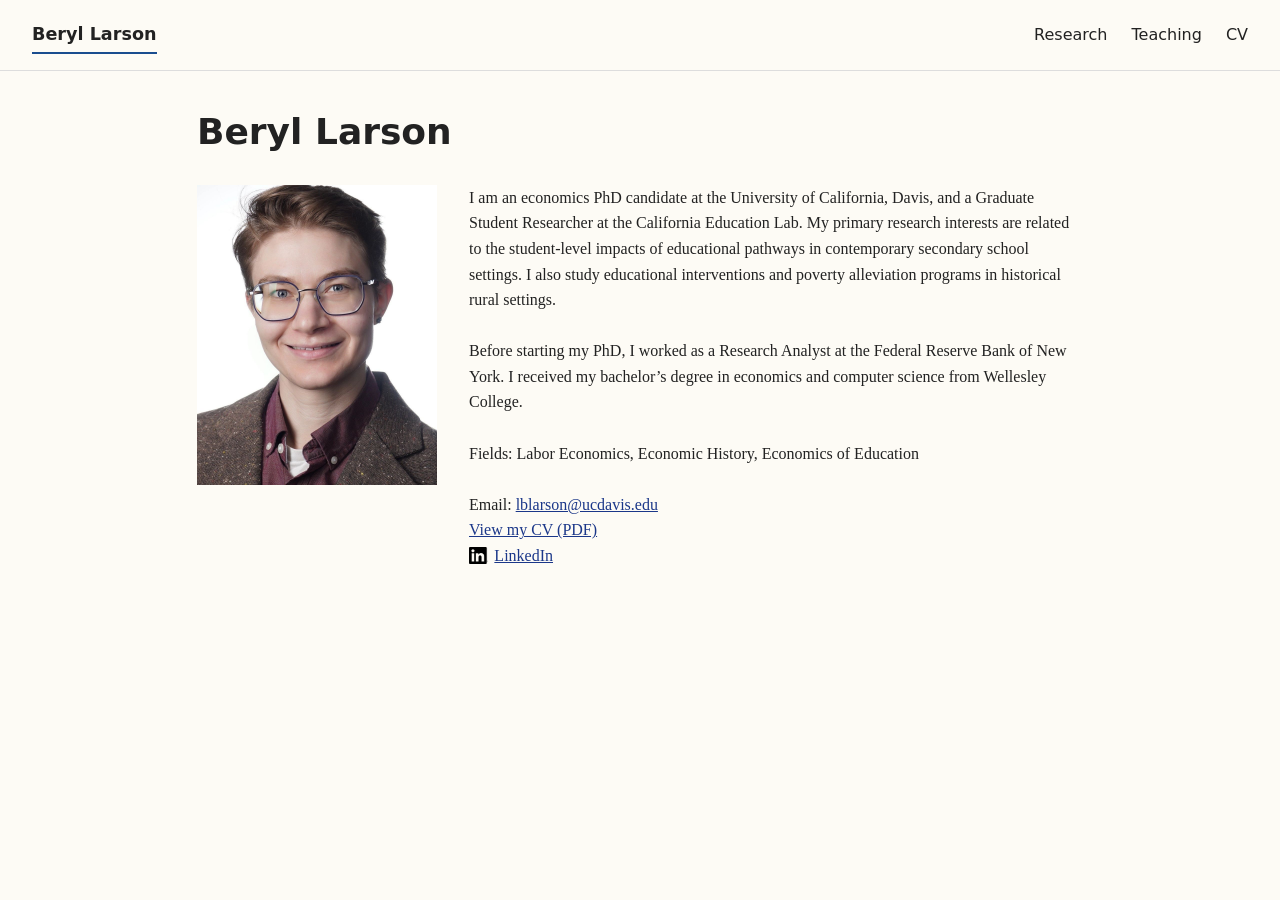
<file: index.html>
<!DOCTYPE html>
<html lang="en">
<head>
  <meta charset="UTF-8">
  <meta name="viewport" content="width=device-width, initial-scale=1.0">
  <title>Beryl Larson</title>
  <link rel="stylesheet" href="style.css">
</head>
<body>
  <nav class="navbar">
    <a class="nav-home" href="index.html" aria-current="page">Beryl Larson</a>
    <ul class="nav-links">
      <li><a href="research.html">Research</a></li>
      <li><a href="teaching.html">Teaching</a></li>
      <li><a href="cv.html">CV</a></li>
    </ul>
  </nav>

  <main class="home">
    <h1>Beryl Larson</h1>

    <section class="intro">
      <img src="beryl_larson.jpg" alt="Photo of Beryl Larson">
      <p>
        I am an economics PhD candidate at the University of California, Davis, and a Graduate Student Researcher at the California Education Lab.
        My primary research interests are related to the student-level impacts of educational pathways
        in contemporary secondary school settings. I also study educational interventions and poverty
        alleviation programs in historical rural settings.
        <br>
        <br>
        Before starting my PhD, I worked as a Research Analyst at the Federal Reserve Bank of New York. I received my bachelor’s degree in economics and computer science from Wellesley College. 
        <br>
        <br>
        Fields: Labor Economics, Economic History, Economics of Education
        <br>
        <br>
        Email: <a href="mailto:lblarson@ucdavis.edu">lblarson@ucdavis.edu</a>
        <br>
        <a href="Beryl_Larson_CV.pdf">View my CV (PDF)</a>
        <br>
        <a href="https://www.linkedin.com/in/beryl-larson-022817143" target="_blank" rel="noopener noreferrer"><img class="linkedin-icon" src="InBug-Black.png" alt="">LinkedIn</a>
      </p>
    </section>
  </main>
</body>
</html>
</file>
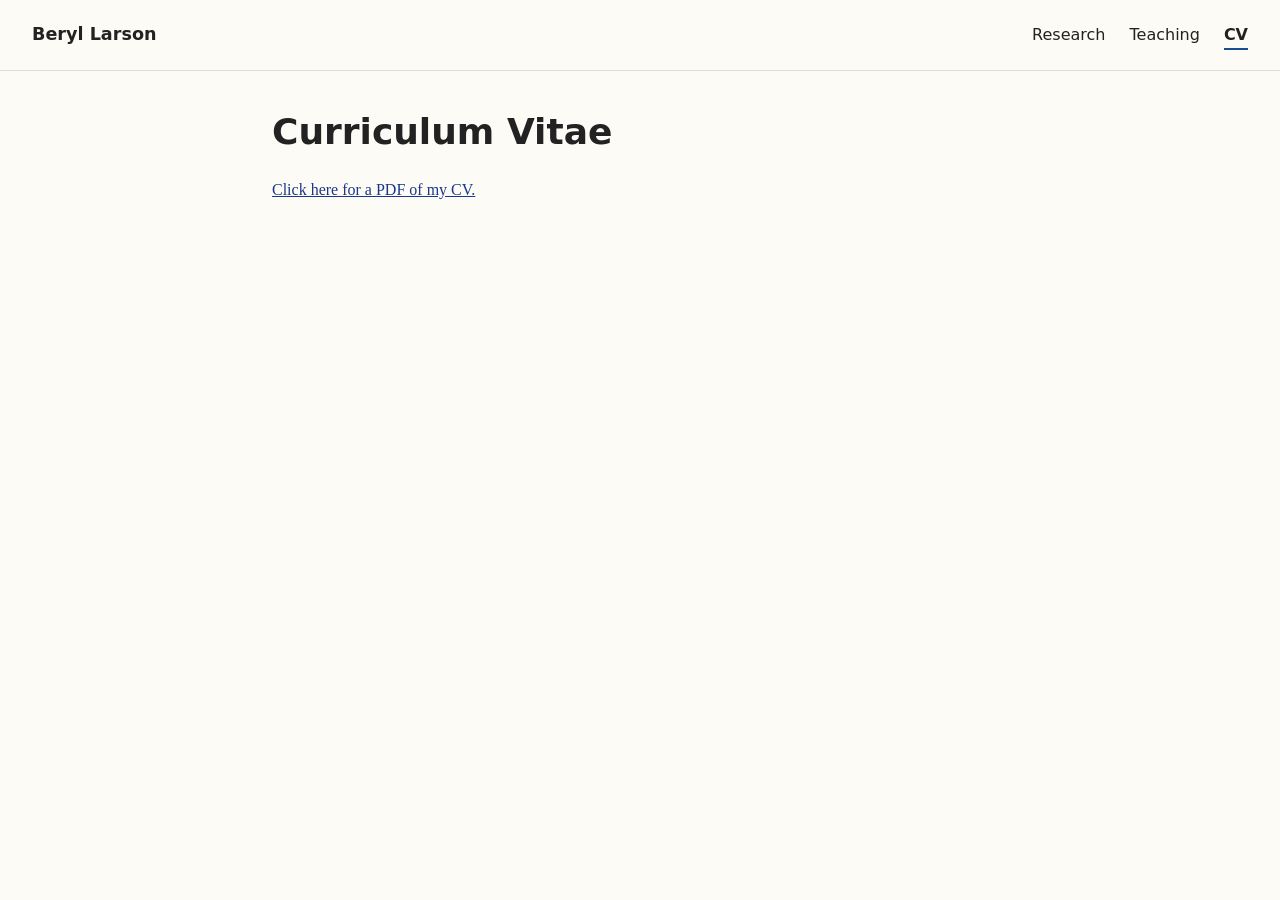
<file: cv.html>
<!DOCTYPE html>
<html lang="en">
<head>
  <meta charset="UTF-8">
  <meta name="viewport" content="width=device-width, initial-scale=1.0">
  <title>Beryl Larson | CV</title>
  <link rel="stylesheet" href="style.css">
</head>
<body>
  <nav class="navbar">
    <a class="nav-home" href="index.html">Beryl Larson</a>
    <ul class="nav-links">
      <li><a href="research.html">Research</a></li>
      <li><a href="teaching.html">Teaching</a></li>
      <li><a href="cv.html" aria-current="page">CV</a></li>
    </ul>
  </nav>

  <main class="cv">
    <h1>Curriculum Vitae</h1>
    <p class="cv-contact">
      <a href="Beryl_Larson_CV.pdf" target="_blank" rel="noopener noreferrer">Click here for a PDF of my CV.</a>
    </p>
  </main>
</body>
</html>
</file>
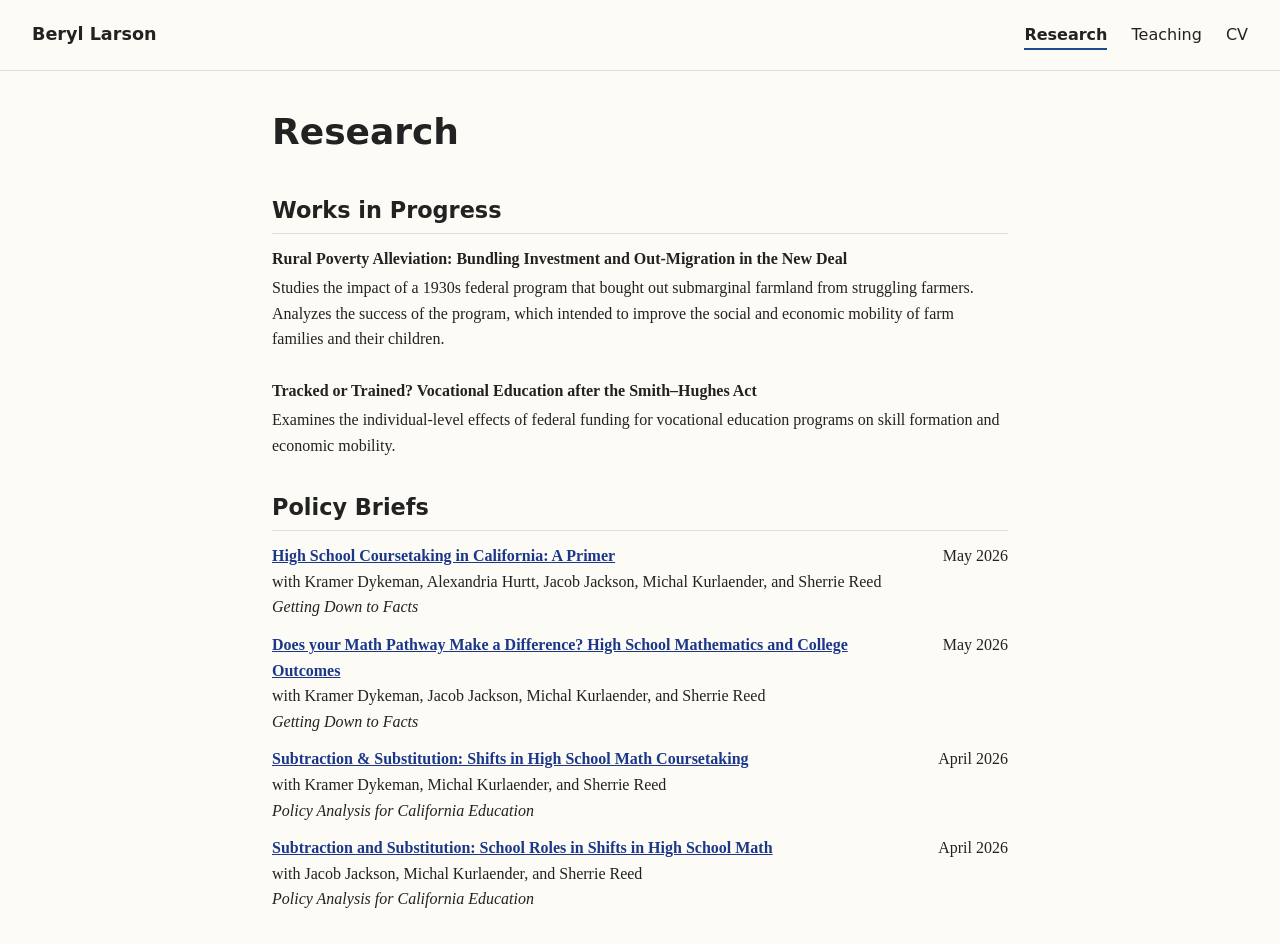
<file: research.html>
<!DOCTYPE html>
<html lang="en">
<head>
  <meta charset="UTF-8">
  <meta name="viewport" content="width=device-width, initial-scale=1.0">
  <title>Beryl Larson | Research</title>
  <link rel="stylesheet" href="style.css">
</head>
<body>
  <nav class="navbar">
    <a class="nav-home" href="index.html">Beryl Larson</a>
    <ul class="nav-links">
      <li><a href="research.html" aria-current="page">Research</a></li>
      <li><a href="teaching.html">Teaching</a></li>
      <li><a href="cv.html">CV</a></li>
    </ul>
  </nav>

  <main class="cv">
    <h1>Research</h1>

    <section>
      <h2>Works in Progress</h2>
      <div class="cv-entry">
        <div>
          <strong>Rural Poverty Alleviation: Bundling Investment and Out-Migration in the New Deal</strong>
          <p>Studies the impact of a 1930s federal program that bought out submarginal farmland from struggling farmers. Analyzes the success of the program, which intended to improve the social and economic mobility of farm families and their children.</p>
		  <br>
		  <strong>Tracked or Trained? Vocational Education after the Smith–Hughes Act</strong>
          <p>Examines the individual-level effects of federal funding for vocational education programs on skill formation and economic mobility.</p>
        </div>
      </div>

    <section>
      <h2>Policy Briefs</h2>
      <div class="cv-entry">
        <div>
          <strong><a href="https://gettingdowntofacts.com/reports/high-school-coursetaking-california-primer" target="_blank" rel="noopener noreferrer">
            High School Coursetaking in California: A Primer
          </a></strong><br>
          with Kramer Dykeman, Alexandria Hurtt, Jacob Jackson, Michal Kurlaender, and Sherrie Reed<br>
          <em>Getting Down to Facts</em>
        </div>
        <span class="cv-date">May 2026</span>
      </div>
      <div class="cv-entry">
        <div>
          <strong><a href="https://gettingdowntofacts.com/reports/does-your-math-pathway-make-difference-high-school-mathematics-and-college-outcomes" target="_blank" rel="noopener noreferrer">
            Does your Math Pathway Make a Difference? High School Mathematics and College Outcomes
          </a></strong><br>
          with Kramer Dykeman, Jacob Jackson, Michal Kurlaender, and Sherrie Reed<br>
          <em>Getting Down to Facts</em>
        </div>
        <span class="cv-date">May 2026</span>
      </div>
      <div class="cv-entry">
        <div>
          <strong><a href="https://edpolicyinca.org/publications/subtraction-and-substitution" target="_blank" rel="noopener noreferrer">Subtraction &amp; Substitution: Shifts in High School Math Coursetaking</a></strong><br>
          with Kramer Dykeman, Michal Kurlaender, and Sherrie Reed<br>
          <em>Policy Analysis for California Education</em>
        </div>
        <span class="cv-date">April 2026</span>
      </div>
      <div class="cv-entry">
        <div>
          <strong><a href="https://edpolicyinca.org/publications/subtraction-and-substitution-schools" target="_blank" rel="noopener noreferrer">Subtraction and Substitution: School Roles in Shifts in High School Math</a></strong><br>
          with Jacob Jackson, Michal Kurlaender, and Sherrie Reed<br>
          <em>Policy Analysis for California Education</em>
        </div>
        <span class="cv-date">April 2026</span>
      </div>
    </section>
  </main>
</body>
</html>
</file>
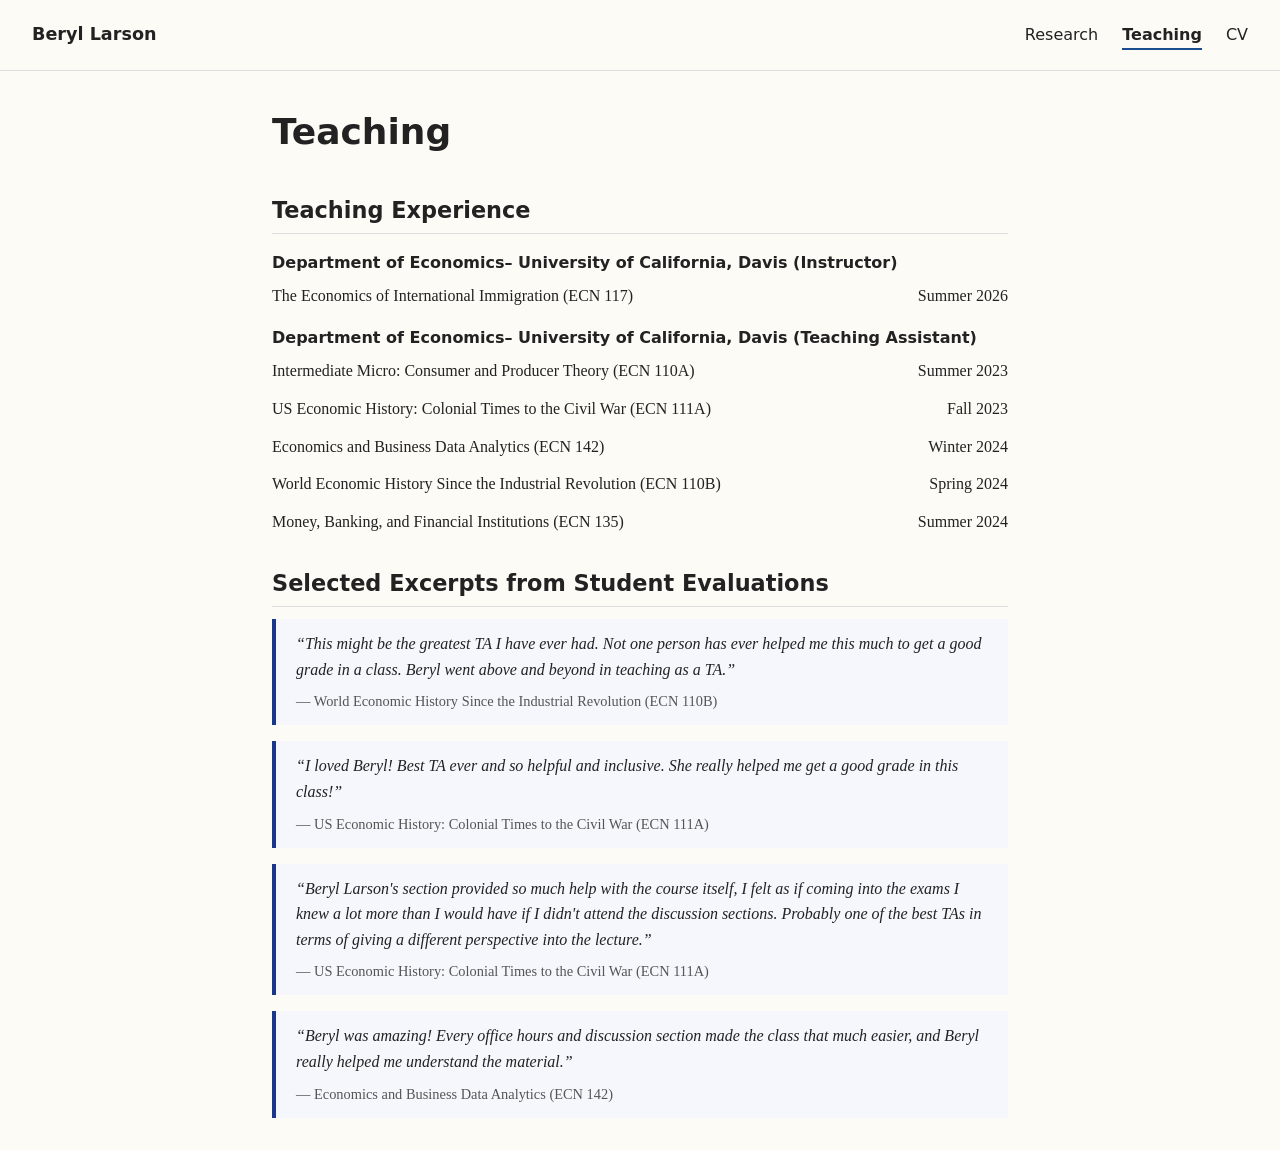
<file: teaching.html>
<!DOCTYPE html>
<html lang="en">
<head>
  <meta charset="UTF-8">
  <meta name="viewport" content="width=device-width, initial-scale=1.0">
  <title>Beryl Larson | Teaching</title>
  <link rel="stylesheet" href="style.css">
</head>
<body>
  <nav class="navbar">
    <a class="nav-home" href="index.html">Beryl Larson</a>
    <ul class="nav-links">
      <li><a href="research.html">Research</a></li>
      <li><a href="teaching.html" aria-current="page">Teaching</a></li>
      <li><a href="cv.html">CV</a></li>
    </ul>
  </nav>

  <main class="cv">
    <h1>Teaching</h1>

    <section>
      <h2>Teaching Experience</h2>
      <h3>Department of Economics&ndash; University of California, Davis (Instructor)</h3>
      <div class="cv-entry">
        <div>The Economics of International Immigration (ECN 117)</div>
        <span class="cv-date">Summer 2026</span>
      </div>
      <h3>Department of Economics&ndash; University of California, Davis (Teaching Assistant)</h3>
      <div class="cv-entry">
        <div>Intermediate Micro: Consumer and Producer Theory (ECN 110A)</div>
        <span class="cv-date">Summer 2023</span>
      </div>
      <div class="cv-entry">
        <div>US Economic History: Colonial Times to the Civil War (ECN 111A)</div>
        <span class="cv-date">Fall 2023</span>
      </div>
      <div class="cv-entry">
        <div>Economics and Business Data Analytics (ECN 142)</div>
        <span class="cv-date">Winter 2024</span>
      </div>
      <div class="cv-entry">
        <div>World Economic History Since the Industrial Revolution (ECN 110B)</div>
        <span class="cv-date">Spring 2024</span>
      </div>
      <div class="cv-entry">
        <div>Money, Banking, and Financial Institutions (ECN 135)</div>
        <span class="cv-date">Summer 2024</span>
      </div>
    </section>

    <section>
      <h2>Selected Excerpts from Student Evaluations</h2>
      <blockquote class="quote">
        <p>&ldquo;This might be the greatest TA I have ever had. Not one person has ever helped me this much to get a good grade in a class. Beryl went above and beyond in teaching as a TA.&rdquo;</p>
        <footer>&mdash; <cite>World Economic History Since the Industrial Revolution (ECN 110B)</cite></footer>
      </blockquote>
      <blockquote class="quote">
        <p>&ldquo;I loved Beryl! Best TA ever and so helpful and inclusive. She really helped me get a good grade in this class!&rdquo;</p>
        <footer>&mdash; <cite>US Economic History: Colonial Times to the Civil War (ECN 111A)</cite></footer>
      </blockquote>
      <blockquote class="quote">
        <p>&ldquo;Beryl Larson's section provided so much help with the course itself, I felt as if coming into the exams I knew a lot more than I would have if I didn't attend the discussion sections. Probably one of the best TAs in terms of giving a different perspective into the lecture.&rdquo;</p>
        <footer>&mdash; <cite>US Economic History: Colonial Times to the Civil War (ECN 111A)</cite></footer>
      </blockquote>
      <blockquote class="quote">
        <p>&ldquo;Beryl was amazing! Every office hours and discussion section made the class that much easier, and Beryl really helped me understand the material.&rdquo;</p>
        <footer>&mdash; <cite>Economics and Business Data Analytics (ECN 142)</cite></footer>
      </blockquote>
    </section>
  </main>
</body>
</html>
</file>
<file: style.css>
/* ---------- Base ---------- */
*,
*::before,
*::after {
  box-sizing: border-box;
}

body {
  margin: 0;
  font-family: Georgia, "Times New Roman", Times, serif;
  line-height: 1.6;
  color: #222;
  background: #fdfbf5;
}

a {
  color: #1b3789;
}

/* Titles and navigation stay sans-serif */
h1,
h2,
h3,
.navbar {
  font-family: system-ui, -apple-system, "Segoe UI", Roboto, sans-serif;
}

/* ---------- Navigation bar ---------- */
.navbar {
  display: flex;
  justify-content: space-between; /* home on the left, rest on the right */
  align-items: center;
  padding: 1rem 2rem;
  border-bottom: 1px solid #ddd;
  background: #fdfbf5;
}

.navbar a {
  text-decoration: none;
  color: #222;
  padding: 0.25rem 0;
  border-bottom: 2px solid transparent;
}

.navbar a:hover,
.navbar a:focus-visible {
  border-bottom-color: #1a4d8f;
}

.navbar a[aria-current="page"] {
  font-weight: 600;
  border-bottom-color: #1a4d8f;
}

.nav-home {
  font-size: 1.1rem;
  font-weight: 600;
}

.nav-links {
  display: flex;
  gap: 1.5rem;
  list-style: none;
  margin: 0;
  padding: 0;
}

/* ---------- Page content ---------- */
main {
  max-width: 800px;
  margin: 2rem auto;
  padding: 0 2rem;
}

main.home {
  max-width: 950px;
}

/* ---------- Home page intro ---------- */
h1 {
  margin: 0 0 1.5rem;
  font-size: 2.25rem;
}

.intro {
  display: flex;
  align-items: flex-start;
  gap: 2rem;
}

.intro > img,
.photo-placeholder {
  flex: 0 0 240px;
  width: 240px;
  height: 300px;
  object-fit: cover;
}

.photo-placeholder {
  display: flex;
  align-items: center;
  justify-content: center;
  background: #eee;
  border: 1px dashed #bbb;
  color: #888;
}

.linkedin-icon {
  height: 1.1em;
  width: auto;
  vertical-align: -0.2em;
  margin-right: 0.4em;
}

.intro p {
  margin: 0;
}

/* ---------- CV page ---------- */
.cv h2 {
  margin: 2rem 0 0.75rem;
  padding-bottom: 0.25rem;
  font-size: 1.4rem;
  border-bottom: 1px solid #ddd;
}

.cv h3 {
  margin: 1rem 0 0.5rem;
  font-size: 1rem;
  font-weight: 600;
}

.cv-contact {
  margin: -0.5rem 0 0;
}

.cv-entry {
  display: flex;
  justify-content: space-between;
  gap: 1.5rem;
  margin-bottom: 0.75rem;
}

.cv-entry ul {
  margin: 0.25rem 0 0;
  padding-left: 1.25rem;
}

.cv-entry p {
  margin: 0.25rem 0 0;
}

.cv-date {
  flex: none;
  text-align: right;
  white-space: nowrap;
}

.quote {
  margin: 0 0 1rem;
  padding: 0.75rem 1.25rem;
  border-left: 4px solid #1b3789;

  background: #f5f7fd;
}

.quote p {
  margin: 0;
  font-style: italic;
}

.quote footer {
  margin-top: 0.5rem;
  font-size: 0.9rem;
  color: #555;
}

.quote cite {
  font-style: normal;
}

/* ---------- Small screens ---------- */
@media (max-width: 480px) {
  .navbar {
    padding: 0.75rem 1rem;
  }

  .nav-links {
    gap: 1rem;
  }

  .intro {
    flex-direction: column;
  }

  .cv-entry {
    flex-direction: column;
    gap: 0;
  }

  .cv-date {
    text-align: left;
    white-space: normal;
  }
}
</file>
